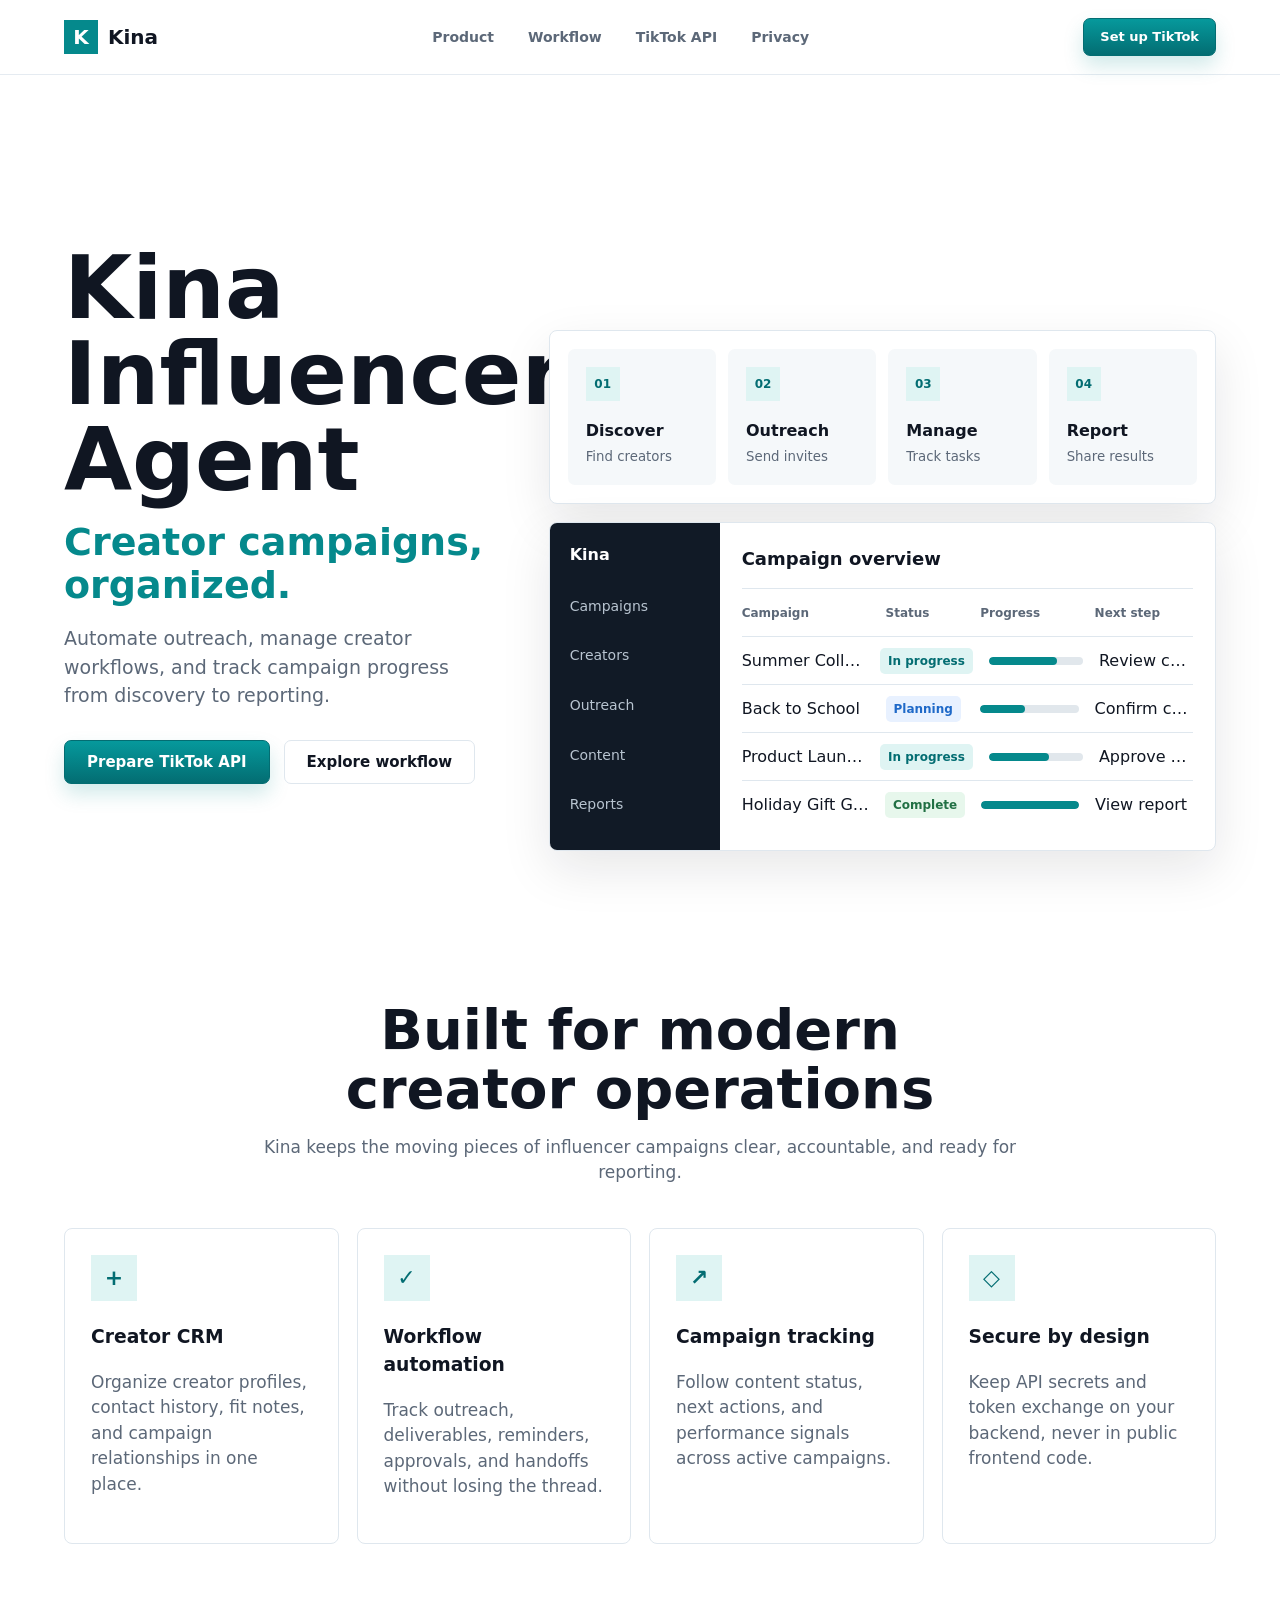
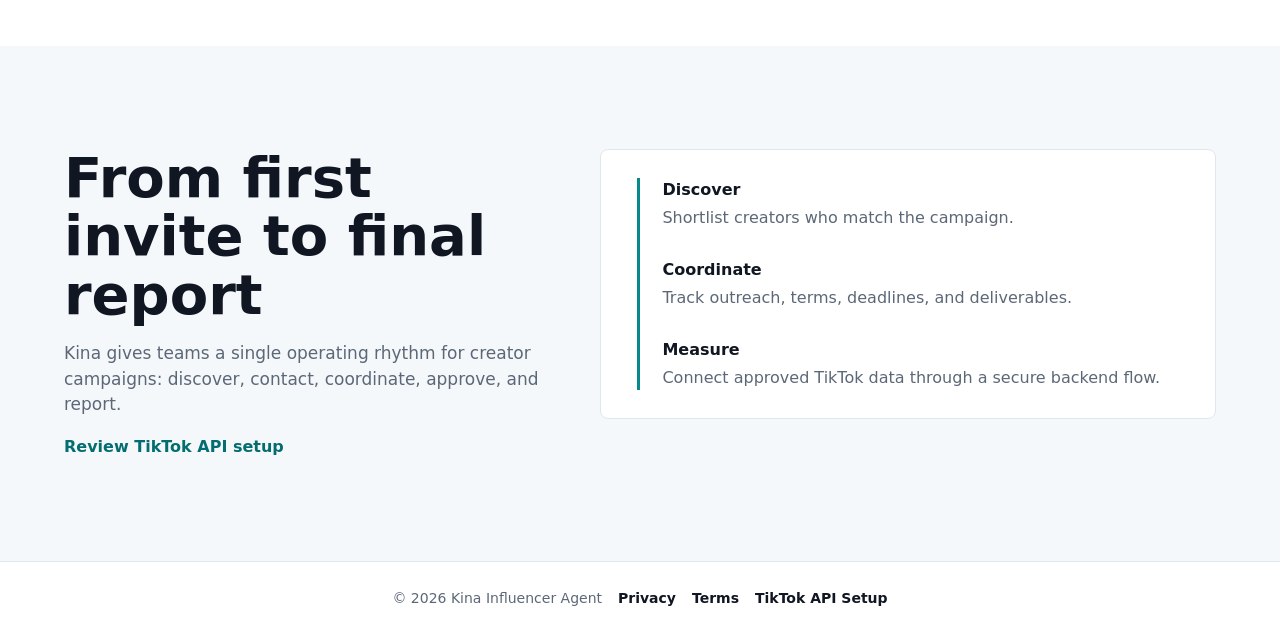
<file: index.html>
<!doctype html>
<html lang="en">
  <head>
    <meta charset="utf-8">
    <meta name="viewport" content="width=device-width, initial-scale=1">
    <title>Kina Influencer Agent</title>
    <meta name="description" content="Kina Influencer Agent organizes creator campaigns, outreach, deliverables, and TikTok integration readiness.">
    <link rel="stylesheet" href="assets/styles.css">
  </head>
  <body>
    <header class="site-header">
      <a class="brand" href="index.html" aria-label="Kina Influencer Agent home">
        <span class="brand-mark">K</span>
        <span>Kina</span>
      </a>
      <nav class="nav-links" aria-label="Main navigation">
        <a href="#product">Product</a>
        <a href="#workflow">Workflow</a>
        <a href="tiktok-api.html">TikTok API</a>
        <a href="privacy.html">Privacy</a>
      </nav>
      <a class="button button-small" href="tiktok-api.html">Set up TikTok</a>
    </header>

    <main>
      <section class="hero">
        <div class="hero-copy">
          <h1>Kina Influencer Agent</h1>
          <p class="hero-line">Creator campaigns, organized.</p>
          <p class="hero-text">Automate outreach, manage creator workflows, and track campaign progress from discovery to reporting.</p>
          <div class="hero-actions">
            <a class="button" href="tiktok-api.html">Prepare TikTok API</a>
            <a class="button button-secondary" href="#workflow">Explore workflow</a>
          </div>
        </div>
        <div class="product-preview" aria-label="Campaign workflow preview">
          <div class="flow-strip">
            <div class="flow-step"><span>01</span><strong>Discover</strong><small>Find creators</small></div>
            <div class="flow-step"><span>02</span><strong>Outreach</strong><small>Send invites</small></div>
            <div class="flow-step"><span>03</span><strong>Manage</strong><small>Track tasks</small></div>
            <div class="flow-step"><span>04</span><strong>Report</strong><small>Share results</small></div>
          </div>
          <div class="dashboard">
            <aside class="dashboard-nav">
              <strong>Kina</strong>
              <span>Campaigns</span>
              <span>Creators</span>
              <span>Outreach</span>
              <span>Content</span>
              <span>Reports</span>
            </aside>
            <div class="dashboard-table">
              <div class="table-title">Campaign overview</div>
              <div class="row head"><span>Campaign</span><span>Status</span><span>Progress</span><span>Next step</span></div>
              <div class="row"><span>Summer Collection</span><span class="status live">In progress</span><span><i style="--w:72%"></i></span><span>Review content</span></div>
              <div class="row"><span>Back to School</span><span class="status plan">Planning</span><span><i style="--w:46%"></i></span><span>Confirm creators</span></div>
              <div class="row"><span>Product Launch</span><span class="status live">In progress</span><span><i style="--w:64%"></i></span><span>Approve drafts</span></div>
              <div class="row"><span>Holiday Gift Guide</span><span class="status done">Complete</span><span><i style="--w:100%"></i></span><span>View report</span></div>
            </div>
          </div>
        </div>
      </section>

      <section class="section" id="product">
        <div class="section-heading">
          <h2>Built for modern creator operations</h2>
          <p>Kina keeps the moving pieces of influencer campaigns clear, accountable, and ready for reporting.</p>
        </div>
        <div class="feature-grid">
          <article>
            <span class="icon">+</span>
            <h3>Creator CRM</h3>
            <p>Organize creator profiles, contact history, fit notes, and campaign relationships in one place.</p>
          </article>
          <article>
            <span class="icon">✓</span>
            <h3>Workflow automation</h3>
            <p>Track outreach, deliverables, reminders, approvals, and handoffs without losing the thread.</p>
          </article>
          <article>
            <span class="icon">↗</span>
            <h3>Campaign tracking</h3>
            <p>Follow content status, next actions, and performance signals across active campaigns.</p>
          </article>
          <article>
            <span class="icon">◇</span>
            <h3>Secure by design</h3>
            <p>Keep API secrets and token exchange on your backend, never in public frontend code.</p>
          </article>
        </div>
      </section>

      <section class="section split-section" id="workflow">
        <div>
          <h2>From first invite to final report</h2>
          <p>Kina gives teams a single operating rhythm for creator campaigns: discover, contact, coordinate, approve, and report.</p>
          <a class="text-link" href="tiktok-api.html">Review TikTok API setup</a>
        </div>
        <ol class="timeline">
          <li><strong>Discover</strong><span>Shortlist creators who match the campaign.</span></li>
          <li><strong>Coordinate</strong><span>Track outreach, terms, deadlines, and deliverables.</span></li>
          <li><strong>Measure</strong><span>Connect approved TikTok data through a secure backend flow.</span></li>
        </ol>
      </section>
    </main>

    <footer class="site-footer">
      <span>© 2026 Kina Influencer Agent</span>
      <a href="privacy.html">Privacy</a>
      <a href="terms.html">Terms</a>
      <a href="tiktok-api.html">TikTok API Setup</a>
    </footer>
  </body>
</html>
</file>
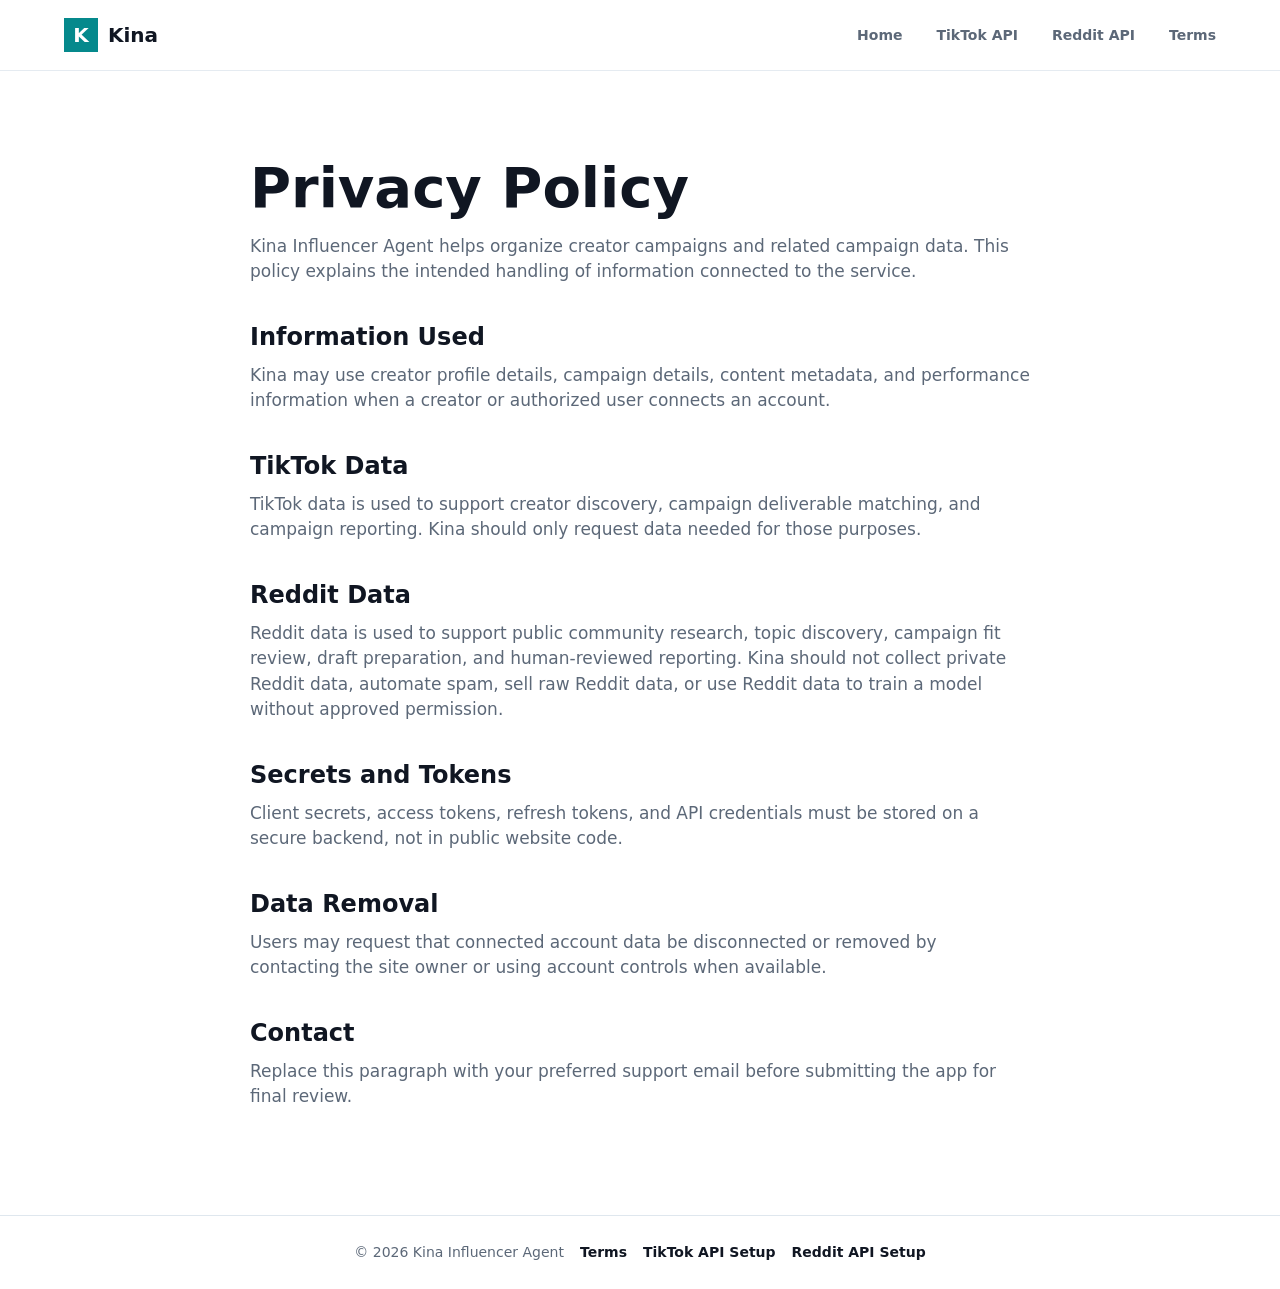
<file: privacy.html>
<!doctype html>
<html lang="en">
  <head>
    <meta charset="utf-8">
    <meta name="viewport" content="width=device-width, initial-scale=1">
    <title>Privacy | Kina Influencer Agent</title>
    <meta name="description" content="Privacy policy for Kina Influencer Agent.">
    <link rel="stylesheet" href="assets/styles.css">
  </head>
  <body>
    <header class="site-header">
      <a class="brand" href="index.html"><span class="brand-mark">K</span><span>Kina</span></a>
      <nav class="nav-links" aria-label="Main navigation">
        <a href="index.html">Home</a>
        <a href="tiktok-api.html">TikTok API</a>
        <a href="reddit-api.html">Reddit API</a>
        <a href="terms.html">Terms</a>
      </nav>
    </header>
    <main class="legal-page">
      <h1>Privacy Policy</h1>
      <p>Kina Influencer Agent helps organize creator campaigns and related campaign data. This policy explains the intended handling of information connected to the service.</p>
      <h2>Information Used</h2>
      <p>Kina may use creator profile details, campaign details, content metadata, and performance information when a creator or authorized user connects an account.</p>
      <h2>TikTok Data</h2>
      <p>TikTok data is used to support creator discovery, campaign deliverable matching, and campaign reporting. Kina should only request data needed for those purposes.</p>
      <h2>Reddit Data</h2>
      <p>Reddit data is used to support public community research, topic discovery, campaign fit review, draft preparation, and human-reviewed reporting. Kina should not collect private Reddit data, automate spam, sell raw Reddit data, or use Reddit data to train a model without approved permission.</p>
      <h2>Secrets and Tokens</h2>
      <p>Client secrets, access tokens, refresh tokens, and API credentials must be stored on a secure backend, not in public website code.</p>
      <h2>Data Removal</h2>
      <p>Users may request that connected account data be disconnected or removed by contacting the site owner or using account controls when available.</p>
      <h2>Contact</h2>
      <p>Replace this paragraph with your preferred support email before submitting the app for final review.</p>
    </main>
    <footer class="site-footer">
      <span>© 2026 Kina Influencer Agent</span>
      <a href="terms.html">Terms</a>
      <a href="tiktok-api.html">TikTok API Setup</a>
      <a href="reddit-api.html">Reddit API Setup</a>
    </footer>
  </body>
</html>
</file>
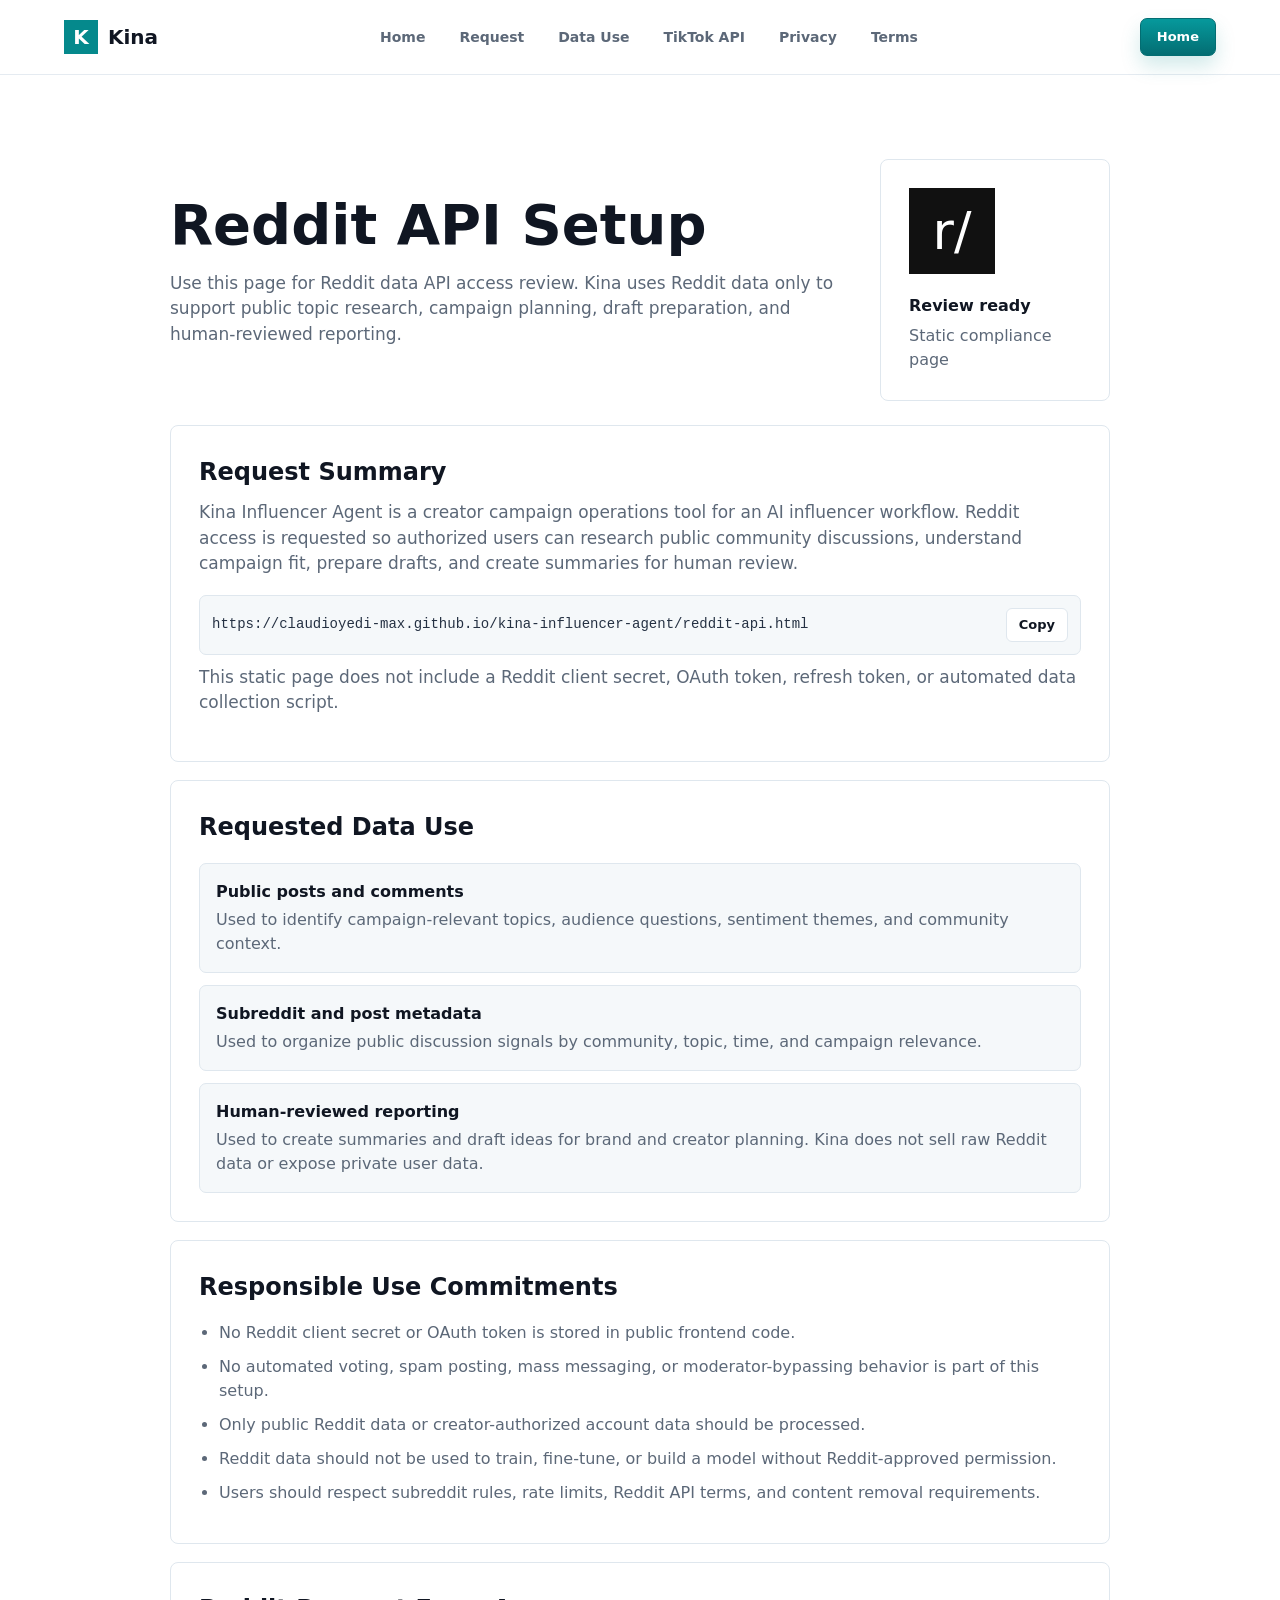
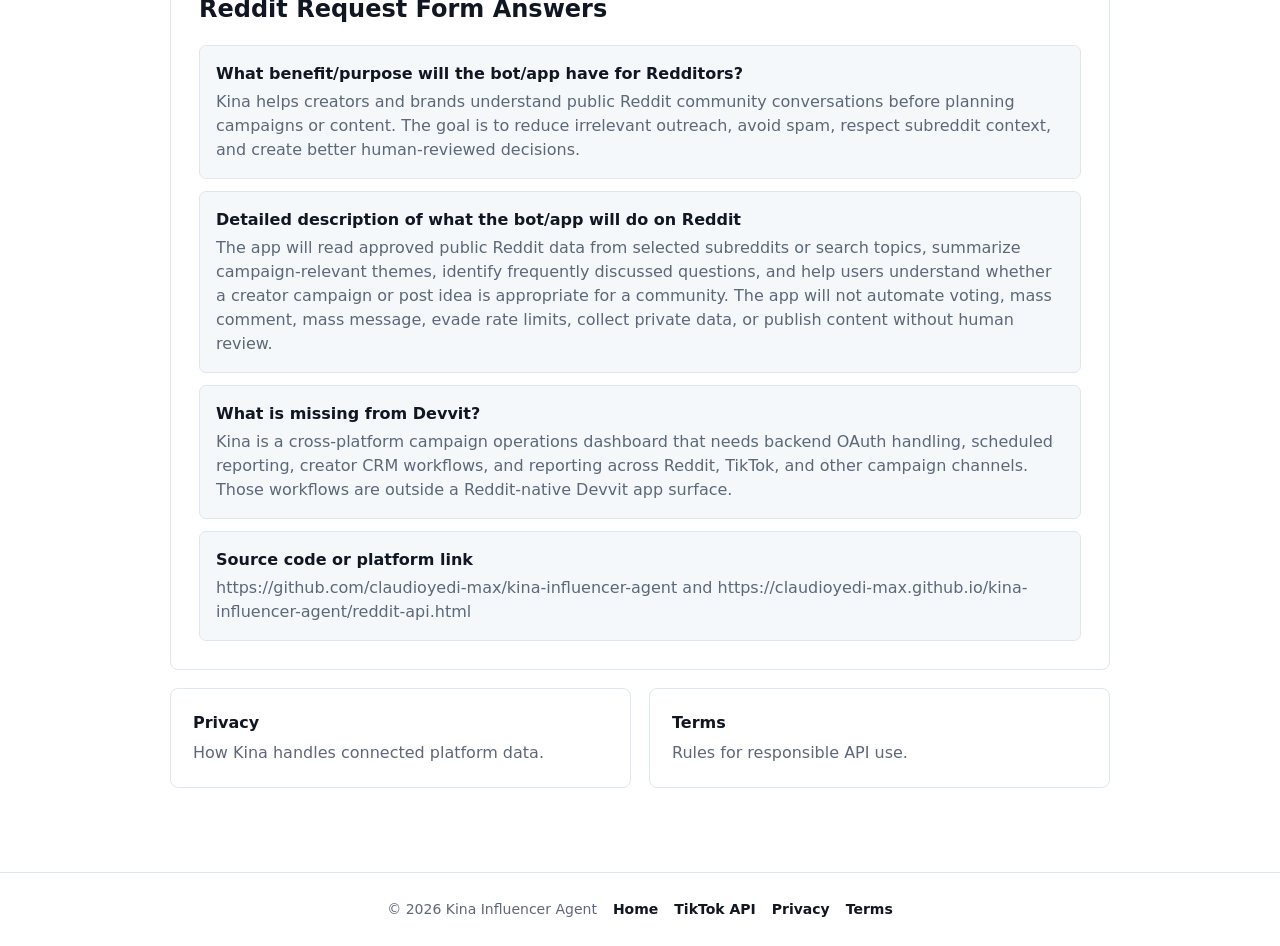
<file: reddit-api.html>
<!doctype html>
<html lang="en">
  <head>
    <meta charset="utf-8">
    <meta name="viewport" content="width=device-width, initial-scale=1">
    <title>Reddit API Setup | Kina Influencer Agent</title>
    <meta name="description" content="Reddit API access request support, data-use details, privacy, and platform safety commitments for Kina Influencer Agent.">
    <link rel="stylesheet" href="assets/styles.css">
  </head>
  <body>
    <header class="site-header">
      <a class="brand" href="index.html"><span class="brand-mark">K</span><span>Kina</span></a>
      <nav class="nav-links" aria-label="Main navigation">
        <a href="index.html">Home</a>
        <a href="#request">Request</a>
        <a href="#data-use">Data Use</a>
        <a href="tiktok-api.html">TikTok API</a>
        <a href="privacy.html">Privacy</a>
        <a href="terms.html">Terms</a>
      </nav>
      <a class="button button-small" href="index.html">Home</a>
    </header>

    <main class="doc-shell">
      <section class="doc-hero">
        <div>
          <h1>Reddit API Setup</h1>
          <p>Use this page for Reddit data API access review. Kina uses Reddit data only to support public topic research, campaign planning, draft preparation, and human-reviewed reporting.</p>
        </div>
        <div class="tiktok-card" aria-label="Reddit integration status">
          <div class="tiktok-logo">r/</div>
          <strong>Review ready</strong>
          <span>Static compliance page</span>
        </div>
      </section>

      <section class="doc-card" id="request">
        <h2>Request Summary</h2>
        <p>Kina Influencer Agent is a creator campaign operations tool for an AI influencer workflow. Reddit access is requested so authorized users can research public community discussions, understand campaign fit, prepare drafts, and create summaries for human review.</p>
        <div class="copy-row">
          <code id="reddit-page-url">https://claudioyedi-max.github.io/kina-influencer-agent/reddit-api.html</code>
          <button class="icon-button" type="button" data-copy-target="reddit-page-url" aria-label="Copy Reddit setup page URL">Copy</button>
        </div>
        <p class="note">This static page does not include a Reddit client secret, OAuth token, refresh token, or automated data collection script.</p>
      </section>

      <section class="doc-card" id="data-use">
        <h2>Requested Data Use</h2>
        <div class="scope-list">
          <article>
            <strong>Public posts and comments</strong>
            <span>Used to identify campaign-relevant topics, audience questions, sentiment themes, and community context.</span>
          </article>
          <article>
            <strong>Subreddit and post metadata</strong>
            <span>Used to organize public discussion signals by community, topic, time, and campaign relevance.</span>
          </article>
          <article>
            <strong>Human-reviewed reporting</strong>
            <span>Used to create summaries and draft ideas for brand and creator planning. Kina does not sell raw Reddit data or expose private user data.</span>
          </article>
        </div>
      </section>

      <section class="doc-card">
        <h2>Responsible Use Commitments</h2>
        <ul class="check-list">
          <li>No Reddit client secret or OAuth token is stored in public frontend code.</li>
          <li>No automated voting, spam posting, mass messaging, or moderator-bypassing behavior is part of this setup.</li>
          <li>Only public Reddit data or creator-authorized account data should be processed.</li>
          <li>Reddit data should not be used to train, fine-tune, or build a model without Reddit-approved permission.</li>
          <li>Users should respect subreddit rules, rate limits, Reddit API terms, and content removal requirements.</li>
        </ul>
      </section>

      <section class="doc-card">
        <h2>Reddit Request Form Answers</h2>
        <div class="scope-list">
          <article>
            <strong>What benefit/purpose will the bot/app have for Redditors?</strong>
            <span>Kina helps creators and brands understand public Reddit community conversations before planning campaigns or content. The goal is to reduce irrelevant outreach, avoid spam, respect subreddit context, and create better human-reviewed decisions.</span>
          </article>
          <article>
            <strong>Detailed description of what the bot/app will do on Reddit</strong>
            <span>The app will read approved public Reddit data from selected subreddits or search topics, summarize campaign-relevant themes, identify frequently discussed questions, and help users understand whether a creator campaign or post idea is appropriate for a community. The app will not automate voting, mass comment, mass message, evade rate limits, collect private data, or publish content without human review.</span>
          </article>
          <article>
            <strong>What is missing from Devvit?</strong>
            <span>Kina is a cross-platform campaign operations dashboard that needs backend OAuth handling, scheduled reporting, creator CRM workflows, and reporting across Reddit, TikTok, and other campaign channels. Those workflows are outside a Reddit-native Devvit app surface.</span>
          </article>
          <article>
            <strong>Source code or platform link</strong>
            <span>https://github.com/claudioyedi-max/kina-influencer-agent and https://claudioyedi-max.github.io/kina-influencer-agent/reddit-api.html</span>
          </article>
        </div>
      </section>

      <section class="doc-grid">
        <a class="doc-link" href="privacy.html"><strong>Privacy</strong><span>How Kina handles connected platform data.</span></a>
        <a class="doc-link" href="terms.html"><strong>Terms</strong><span>Rules for responsible API use.</span></a>
      </section>
    </main>

    <footer class="site-footer">
      <span>© 2026 Kina Influencer Agent</span>
      <a href="index.html">Home</a>
      <a href="tiktok-api.html">TikTok API</a>
      <a href="privacy.html">Privacy</a>
      <a href="terms.html">Terms</a>
    </footer>
    <script src="assets/script.js"></script>
  </body>
</html>
</file>
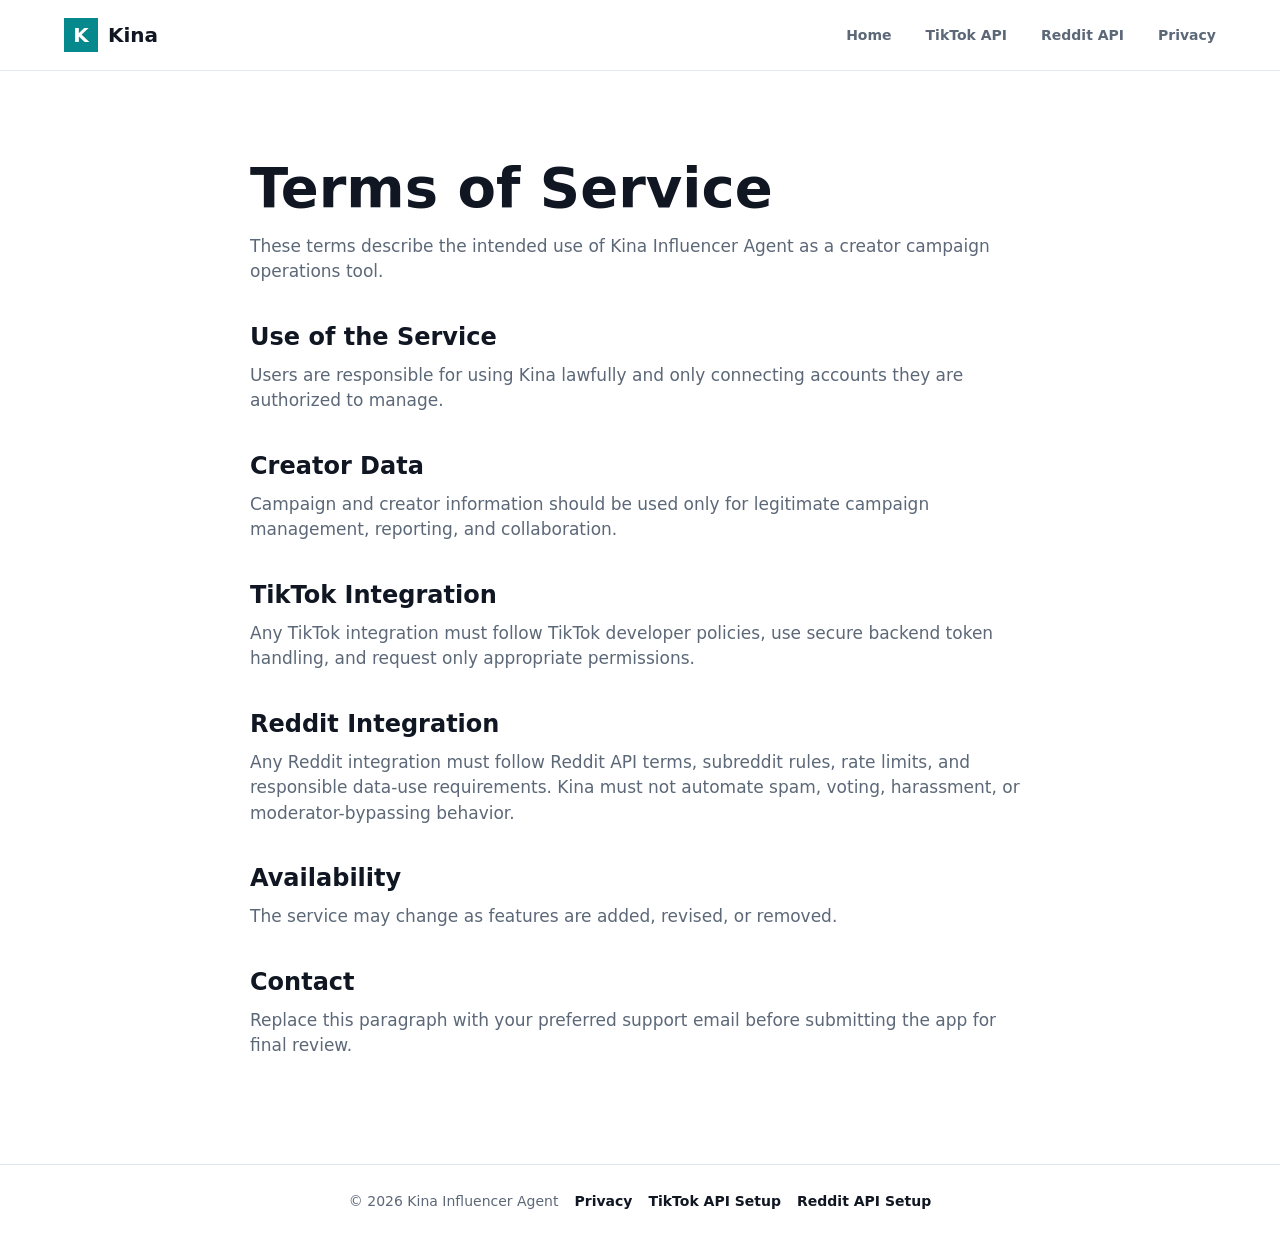
<file: terms.html>
<!doctype html>
<html lang="en">
  <head>
    <meta charset="utf-8">
    <meta name="viewport" content="width=device-width, initial-scale=1">
    <title>Terms | Kina Influencer Agent</title>
    <meta name="description" content="Terms of service for Kina Influencer Agent.">
    <link rel="stylesheet" href="assets/styles.css">
  </head>
  <body>
    <header class="site-header">
      <a class="brand" href="index.html"><span class="brand-mark">K</span><span>Kina</span></a>
      <nav class="nav-links" aria-label="Main navigation">
        <a href="index.html">Home</a>
        <a href="tiktok-api.html">TikTok API</a>
        <a href="reddit-api.html">Reddit API</a>
        <a href="privacy.html">Privacy</a>
      </nav>
    </header>
    <main class="legal-page">
      <h1>Terms of Service</h1>
      <p>These terms describe the intended use of Kina Influencer Agent as a creator campaign operations tool.</p>
      <h2>Use of the Service</h2>
      <p>Users are responsible for using Kina lawfully and only connecting accounts they are authorized to manage.</p>
      <h2>Creator Data</h2>
      <p>Campaign and creator information should be used only for legitimate campaign management, reporting, and collaboration.</p>
      <h2>TikTok Integration</h2>
      <p>Any TikTok integration must follow TikTok developer policies, use secure backend token handling, and request only appropriate permissions.</p>
      <h2>Reddit Integration</h2>
      <p>Any Reddit integration must follow Reddit API terms, subreddit rules, rate limits, and responsible data-use requirements. Kina must not automate spam, voting, harassment, or moderator-bypassing behavior.</p>
      <h2>Availability</h2>
      <p>The service may change as features are added, revised, or removed.</p>
      <h2>Contact</h2>
      <p>Replace this paragraph with your preferred support email before submitting the app for final review.</p>
    </main>
    <footer class="site-footer">
      <span>© 2026 Kina Influencer Agent</span>
      <a href="privacy.html">Privacy</a>
      <a href="tiktok-api.html">TikTok API Setup</a>
      <a href="reddit-api.html">Reddit API Setup</a>
    </footer>
  </body>
</html>
</file>
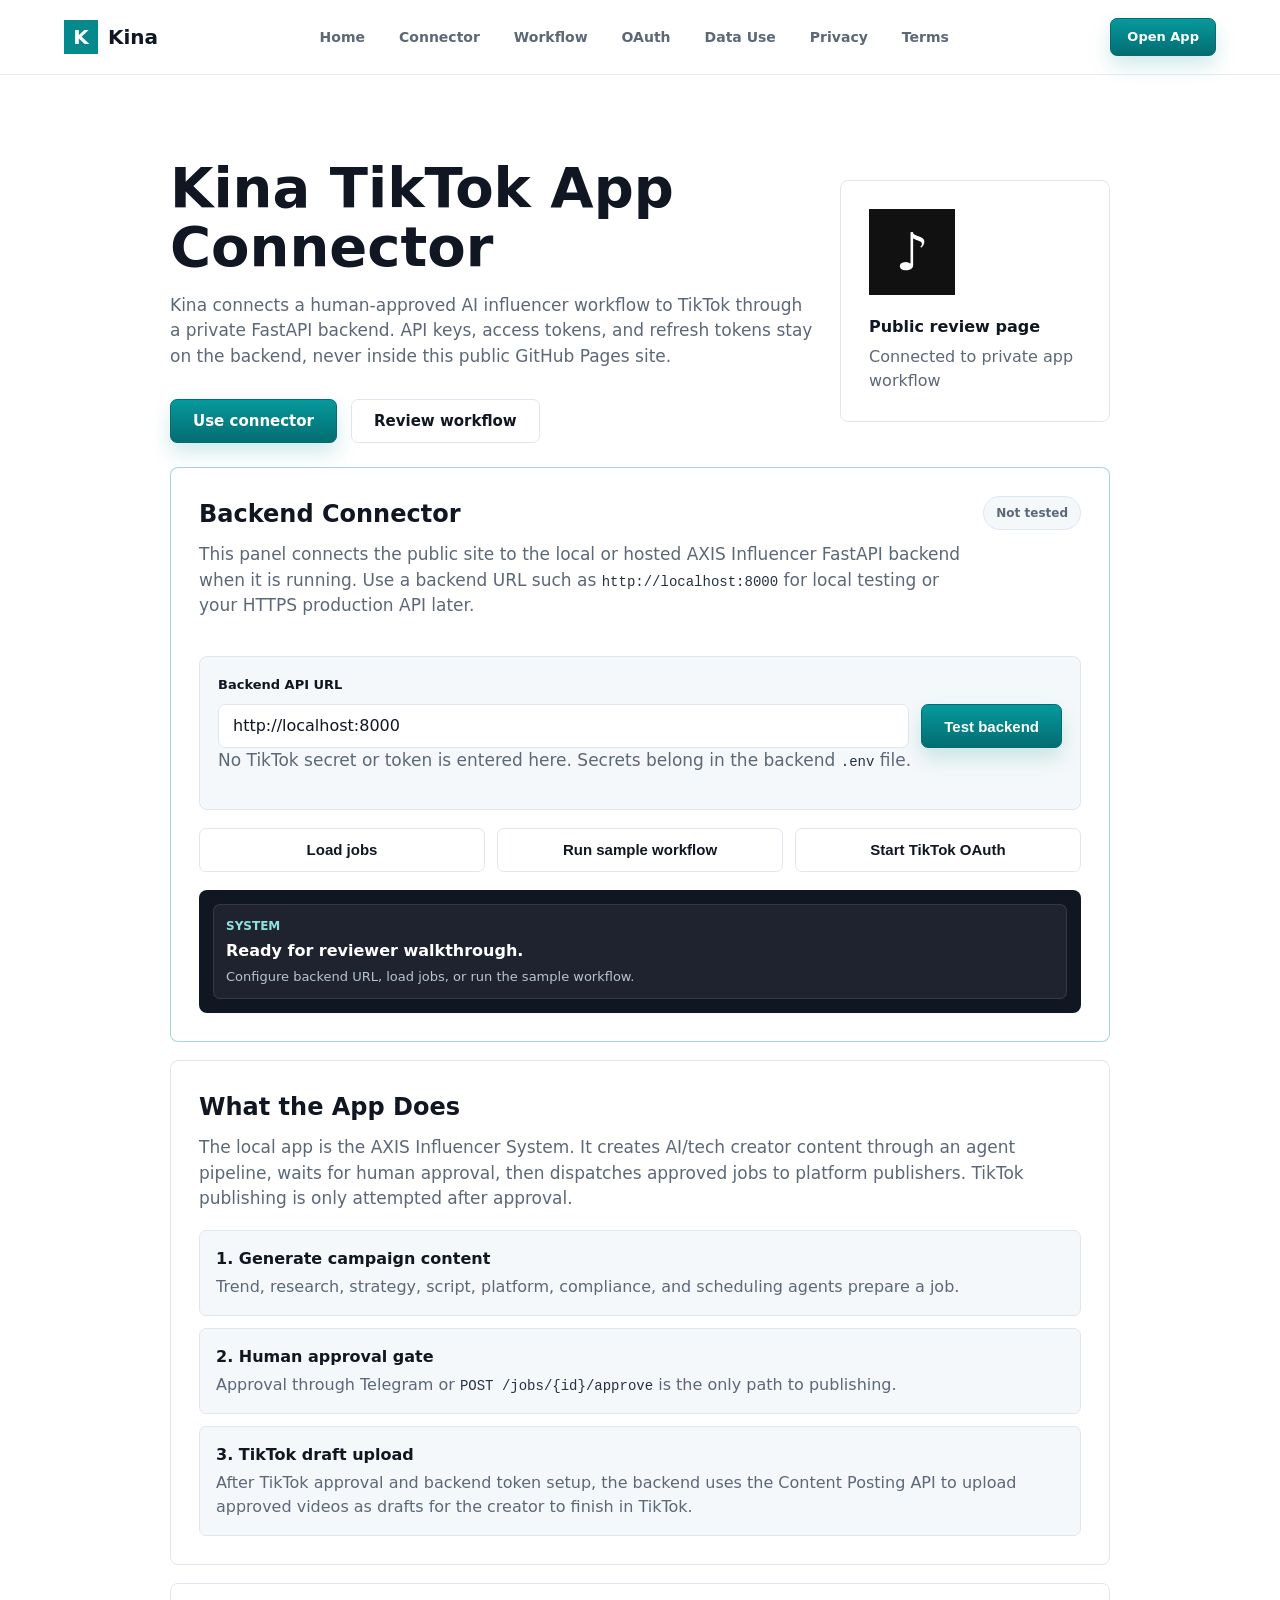
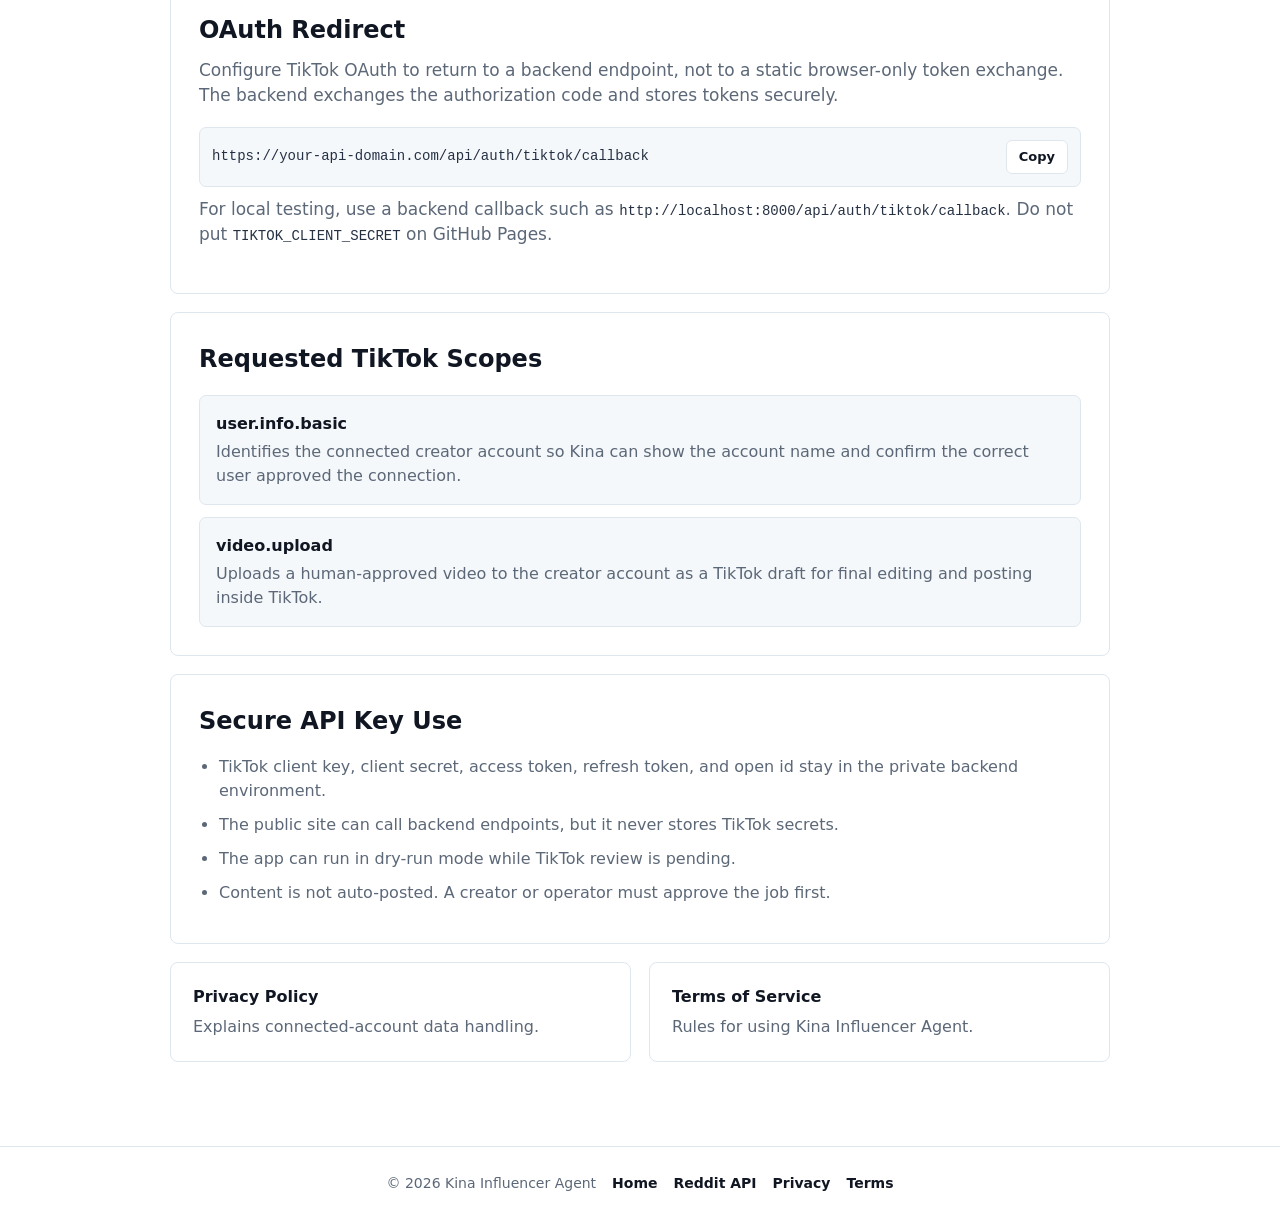
<file: tiktok-api.html>
<!doctype html>
<html lang="en">
  <head>
    <meta charset="utf-8">
    <meta name="viewport" content="width=device-width, initial-scale=1">
    <title>TikTok API App Connector | Kina Influencer Agent</title>
    <meta name="description" content="Working TikTok API connector page for Kina Influencer Agent, showing the app workflow, secure backend connection, OAuth guidance, scopes, privacy, and review demo.">
    <link rel="stylesheet" href="assets/styles.css">
    <link rel="stylesheet" href="assets/tiktok-connector.css">
  </head>
  <body>
    <header class="site-header">
      <a class="brand" href="index.html"><span class="brand-mark">K</span><span>Kina</span></a>
      <nav class="nav-links" aria-label="Main navigation">
        <a href="index.html">Home</a>
        <a href="#connector">Connector</a>
        <a href="#workflow">Workflow</a>
        <a href="#oauth">OAuth</a>
        <a href="#data-use">Data Use</a>
        <a href="privacy.html">Privacy</a>
        <a href="terms.html">Terms</a>
      </nav>
      <a class="button button-small" href="#connector">Open App</a>
    </header>

    <main class="doc-shell">
      <section class="doc-hero app-hero">
        <div>
          <h1>Kina TikTok App Connector</h1>
          <p>Kina connects a human-approved AI influencer workflow to TikTok through a private FastAPI backend. API keys, access tokens, and refresh tokens stay on the backend, never inside this public GitHub Pages site.</p>
          <div class="hero-actions">
            <a class="button" href="#connector">Use connector</a>
            <a class="button button-secondary" href="#workflow">Review workflow</a>
          </div>
        </div>
        <div class="tiktok-card" aria-label="TikTok connector status">
          <div class="tiktok-logo">♪</div>
          <strong>Public review page</strong>
          <span>Connected to private app workflow</span>
        </div>
      </section>

      <section class="doc-card connector-panel" id="connector">
        <div class="panel-heading">
          <div>
            <h2>Backend Connector</h2>
            <p>This panel connects the public site to the local or hosted AXIS Influencer FastAPI backend when it is running. Use a backend URL such as <code>http://localhost:8000</code> for local testing or your HTTPS production API later.</p>
          </div>
          <span class="status-chip" id="connector-status">Not tested</span>
        </div>

        <form class="connector-form" id="backend-form">
          <label for="backend-url">Backend API URL</label>
          <div class="input-row">
            <input id="backend-url" name="backend-url" type="url" value="http://localhost:8000" placeholder="https://api.your-domain.com">
            <button class="button" type="submit">Test backend</button>
          </div>
          <p class="note">No TikTok secret or token is entered here. Secrets belong in the backend <code>.env</code> file.</p>
        </form>

        <div class="action-grid">
          <button class="button button-secondary" type="button" data-app-action="list-jobs">Load jobs</button>
          <button class="button button-secondary" type="button" data-app-action="run-demo">Run sample workflow</button>
          <button class="button button-secondary" type="button" data-app-action="connect-tiktok">Start TikTok OAuth</button>
        </div>

        <div class="review-console" id="review-console" aria-live="polite">
          <div class="console-row">
            <span>System</span>
            <strong>Ready for reviewer walkthrough.</strong>
            <small>Configure backend URL, load jobs, or run the sample workflow.</small>
          </div>
        </div>
      </section>

      <section class="doc-card" id="workflow">
        <h2>What the App Does</h2>
        <p>The local app is the AXIS Influencer System. It creates AI/tech creator content through an agent pipeline, waits for human approval, then dispatches approved jobs to platform publishers. TikTok publishing is only attempted after approval.</p>
        <div class="scope-list">
          <article>
            <strong>1. Generate campaign content</strong>
            <span>Trend, research, strategy, script, platform, compliance, and scheduling agents prepare a job.</span>
          </article>
          <article>
            <strong>2. Human approval gate</strong>
            <span>Approval through Telegram or <code>POST /jobs/{id}/approve</code> is the only path to publishing.</span>
          </article>
          <article>
            <strong>3. TikTok draft upload</strong>
            <span>After TikTok approval and backend token setup, the backend uses the Content Posting API to upload approved videos as drafts for the creator to finish in TikTok.</span>
          </article>
        </div>
      </section>

      <section class="doc-card" id="oauth">
        <h2>OAuth Redirect</h2>
        <p>Configure TikTok OAuth to return to a backend endpoint, not to a static browser-only token exchange. The backend exchanges the authorization code and stores tokens securely.</p>
        <div class="copy-row">
          <code id="redirect-uri">https://your-api-domain.com/api/auth/tiktok/callback</code>
          <button class="icon-button" type="button" data-copy-target="redirect-uri" aria-label="Copy OAuth redirect URI">Copy</button>
        </div>
        <p class="note">For local testing, use a backend callback such as <code>http://localhost:8000/api/auth/tiktok/callback</code>. Do not put <code>TIKTOK_CLIENT_SECRET</code> on GitHub Pages.</p>
      </section>

      <section class="doc-card" id="data-use">
        <h2>Requested TikTok Scopes</h2>
        <div class="scope-list">
          <article>
            <strong>user.info.basic</strong>
            <span>Identifies the connected creator account so Kina can show the account name and confirm the correct user approved the connection.</span>
          </article>
          <article>
            <strong>video.upload</strong>
            <span>Uploads a human-approved video to the creator account as a TikTok draft for final editing and posting inside TikTok.</span>
          </article>
        </div>
      </section>

      <section class="doc-card">
        <h2>Secure API Key Use</h2>
        <ul class="check-list">
          <li>TikTok client key, client secret, access token, refresh token, and open id stay in the private backend environment.</li>
          <li>The public site can call backend endpoints, but it never stores TikTok secrets.</li>
          <li>The app can run in dry-run mode while TikTok review is pending.</li>
          <li>Content is not auto-posted. A creator or operator must approve the job first.</li>
        </ul>
      </section>

      <section class="doc-grid">
        <a class="doc-link" href="privacy.html"><strong>Privacy Policy</strong><span>Explains connected-account data handling.</span></a>
        <a class="doc-link" href="terms.html"><strong>Terms of Service</strong><span>Rules for using Kina Influencer Agent.</span></a>
      </section>
    </main>

    <footer class="site-footer">
      <span>© 2026 Kina Influencer Agent</span>
      <a href="index.html">Home</a>
      <a href="reddit-api.html">Reddit API</a>
      <a href="privacy.html">Privacy</a>
      <a href="terms.html">Terms</a>
    </footer>
    <script src="assets/script.js"></script>
  </body>
</html>
</file>
<file: assets/styles.css>
:root {
  color-scheme: light;
  --bg: #ffffff;
  --ink: #101622;
  --muted: #5c6878;
  --soft: #f5f8fa;
  --line: #dfe7ee;
  --teal: #05898c;
  --teal-dark: #036d72;
  --teal-soft: #dff4f3;
  --coral: #f06b5f;
  --shadow: 0 18px 50px rgba(16, 22, 34, 0.1);
}

* {
  box-sizing: border-box;
}

html {
  scroll-behavior: smooth;
}

body {
  margin: 0;
  background: var(--bg);
  color: var(--ink);
  font-family: Inter, ui-sans-serif, system-ui, -apple-system, BlinkMacSystemFont, "Segoe UI", sans-serif;
  line-height: 1.5;
}

a {
  color: inherit;
  text-decoration: none;
}

.site-header {
  align-items: center;
  background: rgba(255, 255, 255, 0.92);
  border-bottom: 1px solid rgba(223, 231, 238, 0.8);
  display: flex;
  gap: 24px;
  justify-content: space-between;
  padding: 18px clamp(20px, 5vw, 72px);
  position: sticky;
  top: 0;
  z-index: 10;
}

.brand {
  align-items: center;
  display: inline-flex;
  font-size: 20px;
  font-weight: 800;
  gap: 10px;
}

.brand-mark {
  align-items: center;
  background: var(--teal);
  color: #fff;
  display: inline-flex;
  font-weight: 900;
  height: 34px;
  justify-content: center;
  width: 34px;
}

.nav-links {
  align-items: center;
  display: flex;
  gap: clamp(14px, 3vw, 34px);
  font-size: 14px;
  font-weight: 650;
}

.nav-links a {
  color: var(--muted);
}

.nav-links a:hover {
  color: var(--ink);
}

.button {
  align-items: center;
  background: linear-gradient(180deg, #06999c, var(--teal-dark));
  border: 1px solid var(--teal-dark);
  border-radius: 7px;
  box-shadow: 0 10px 20px rgba(5, 137, 140, 0.18);
  color: #fff;
  display: inline-flex;
  font-size: 15px;
  font-weight: 800;
  justify-content: center;
  min-height: 44px;
  padding: 0 22px;
}

.button-secondary {
  background: #fff;
  border-color: var(--line);
  box-shadow: none;
  color: var(--ink);
}

.button-small {
  font-size: 13px;
  min-height: 38px;
  padding: 0 16px;
}

.hero {
  display: grid;
  gap: clamp(28px, 5vw, 58px);
  grid-template-columns: minmax(0, 0.78fr) minmax(360px, 1.22fr);
  min-height: calc(100vh - 76px);
  padding: clamp(56px, 8vw, 104px) clamp(20px, 5vw, 72px) 48px;
}

.hero-copy {
  align-self: center;
  max-width: 560px;
}

h1,
h2,
h3,
p {
  margin-top: 0;
}

h1 {
  font-size: clamp(48px, 7vw, 88px);
  letter-spacing: 0;
  line-height: 0.98;
  margin-bottom: 18px;
}

.hero-line {
  color: var(--teal);
  font-size: clamp(26px, 4vw, 38px);
  font-weight: 850;
  line-height: 1.12;
  margin-bottom: 18px;
}

.hero-text {
  color: var(--muted);
  font-size: 19px;
  max-width: 500px;
}

.hero-actions {
  display: flex;
  flex-wrap: wrap;
  gap: 14px;
  margin-top: 30px;
}

.product-preview {
  align-self: end;
  display: grid;
  gap: 18px;
}

.flow-strip,
.dashboard,
.doc-card,
.tiktok-card,
.doc-link,
.feature-grid article {
  background: #fff;
  border: 1px solid var(--line);
  border-radius: 8px;
  box-shadow: var(--shadow);
}

.flow-strip {
  display: grid;
  gap: 12px;
  grid-template-columns: repeat(4, 1fr);
  padding: 18px;
}

.flow-step {
  background: var(--soft);
  border-radius: 7px;
  min-height: 126px;
  padding: 18px;
}

.flow-step span {
  align-items: center;
  background: var(--teal-soft);
  color: var(--teal-dark);
  display: inline-flex;
  font-size: 12px;
  font-weight: 900;
  height: 34px;
  justify-content: center;
  margin-bottom: 18px;
  width: 34px;
}

.flow-step strong,
.flow-step small {
  display: block;
}

.flow-step small {
  color: var(--muted);
  margin-top: 4px;
}

.dashboard {
  display: grid;
  grid-template-columns: 170px 1fr;
  min-height: 315px;
  overflow: hidden;
}

.dashboard-nav {
  background: #111a26;
  color: #fff;
  display: grid;
  gap: 14px;
  padding: 20px;
}

.dashboard-nav span {
  color: #b8c4d0;
  font-size: 14px;
}

.dashboard-table {
  min-width: 0;
  padding: 22px;
}

.table-title {
  font-size: 18px;
  font-weight: 850;
  margin-bottom: 16px;
}

.row {
  align-items: center;
  border-top: 1px solid var(--line);
  display: grid;
  gap: 16px;
  grid-template-columns: 1.3fr 0.8fr 1fr 1fr;
  min-height: 48px;
  white-space: nowrap;
}

.row.head {
  color: var(--muted);
  font-size: 12px;
  font-weight: 800;
}

.row span {
  overflow: hidden;
  text-overflow: ellipsis;
}

.status {
  border-radius: 5px;
  display: inline-flex;
  font-size: 12px;
  font-weight: 800;
  justify-content: center;
  padding: 4px 8px;
  width: max-content;
}

.status.live {
  background: var(--teal-soft);
  color: var(--teal-dark);
}

.status.plan {
  background: #e8f1ff;
  color: #1f69c8;
}

.status.done {
  background: #e7f7ec;
  color: #217044;
}

.row i {
  background: #e1e7ec;
  border-radius: 99px;
  display: block;
  height: 8px;
  overflow: hidden;
  position: relative;
}

.row i::after {
  background: var(--teal);
  border-radius: inherit;
  content: "";
  display: block;
  height: 100%;
  width: var(--w);
}

.section {
  padding: clamp(64px, 8vw, 104px) clamp(20px, 5vw, 72px);
}

.section-heading {
  margin: 0 auto 42px;
  max-width: 760px;
  text-align: center;
}

.section h2,
.doc-hero h1,
.legal-page h1 {
  font-size: clamp(34px, 5vw, 56px);
  line-height: 1.05;
  margin-bottom: 16px;
}

.section p,
.doc-hero p,
.doc-card p,
.legal-page p {
  color: var(--muted);
  font-size: 17px;
}

.feature-grid {
  display: grid;
  gap: 18px;
  grid-template-columns: repeat(4, 1fr);
}

.feature-grid article {
  box-shadow: none;
  padding: 26px;
}

.icon {
  align-items: center;
  background: var(--teal-soft);
  color: var(--teal-dark);
  display: inline-flex;
  font-size: 22px;
  font-weight: 900;
  height: 46px;
  justify-content: center;
  margin-bottom: 22px;
  width: 46px;
}

.split-section {
  align-items: start;
  background: var(--soft);
  display: grid;
  gap: 44px;
  grid-template-columns: 0.8fr 1fr;
}

.text-link {
  color: var(--teal-dark);
  font-weight: 850;
}

.timeline {
  background: #fff;
  border: 1px solid var(--line);
  border-radius: 8px;
  list-style: none;
  margin: 0;
  padding: 28px;
}

.timeline li {
  border-left: 3px solid var(--teal);
  display: grid;
  gap: 4px;
  margin-left: 8px;
  padding: 0 0 28px 22px;
}

.timeline li:last-child {
  padding-bottom: 0;
}

.timeline span {
  color: var(--muted);
}

.doc-shell {
  margin: 0 auto;
  max-width: 980px;
  padding: clamp(42px, 7vw, 84px) 20px;
}

.doc-hero {
  align-items: center;
  display: grid;
  gap: 24px;
  grid-template-columns: 1fr 230px;
  margin-bottom: 24px;
}

.tiktok-card {
  box-shadow: none;
  min-height: 190px;
  padding: 28px;
}

.tiktok-logo {
  align-items: center;
  background: #111;
  color: #fff;
  display: flex;
  font-size: 52px;
  height: 86px;
  justify-content: center;
  margin-bottom: 20px;
  width: 86px;
}

.tiktok-card span {
  color: var(--muted);
  display: block;
  margin-top: 6px;
}

.doc-card {
  box-shadow: none;
  margin-top: 18px;
  padding: 28px;
}

.doc-card h2 {
  font-size: 24px;
  margin-bottom: 10px;
}

.copy-row {
  align-items: center;
  background: var(--soft);
  border: 1px solid var(--line);
  border-radius: 7px;
  display: flex;
  gap: 12px;
  justify-content: space-between;
  margin: 18px 0 10px;
  padding: 12px;
}

code {
  color: #253143;
  font-family: "SFMono-Regular", Consolas, "Liberation Mono", monospace;
  font-size: 14px;
  overflow-wrap: anywhere;
}

.icon-button {
  background: #fff;
  border: 1px solid var(--line);
  border-radius: 6px;
  color: var(--ink);
  cursor: pointer;
  font: inherit;
  font-size: 13px;
  font-weight: 800;
  min-height: 34px;
  padding: 0 12px;
}

.note {
  color: var(--muted);
  font-size: 14px;
}

.scope-list {
  display: grid;
  gap: 12px;
  margin-top: 18px;
}

.scope-list article {
  background: var(--soft);
  border: 1px solid var(--line);
  border-radius: 7px;
  padding: 16px;
}

.scope-list span {
  color: var(--muted);
  display: block;
  margin-top: 4px;
}

.check-list {
  color: var(--muted);
  margin-bottom: 0;
  padding-left: 20px;
}

.check-list li {
  margin: 10px 0;
}

.doc-grid {
  display: grid;
  gap: 18px;
  grid-template-columns: 1fr 1fr;
  margin-top: 18px;
}

.doc-link {
  box-shadow: none;
  padding: 22px;
}

.doc-link span {
  color: var(--muted);
  display: block;
  margin-top: 6px;
}

.legal-page {
  margin: 0 auto;
  max-width: 820px;
  padding: clamp(48px, 7vw, 88px) 20px;
}

.legal-page h2 {
  font-size: 24px;
  margin-bottom: 8px;
  margin-top: 34px;
}

.site-footer {
  align-items: center;
  border-top: 1px solid var(--line);
  color: var(--muted);
  display: flex;
  flex-wrap: wrap;
  font-size: 14px;
  gap: 16px;
  justify-content: center;
  padding: 26px 20px;
}

.site-footer a {
  color: var(--ink);
  font-weight: 700;
}

@media (max-width: 980px) {
  .hero,
  .split-section,
  .doc-hero {
    grid-template-columns: 1fr;
  }

  .hero {
    min-height: auto;
  }

  .feature-grid,
  .flow-strip {
    grid-template-columns: repeat(2, 1fr);
  }

  .dashboard {
    grid-template-columns: 1fr;
  }

  .dashboard-nav {
    grid-template-columns: repeat(3, 1fr);
  }
}

@media (max-width: 720px) {
  .site-header {
    align-items: flex-start;
    flex-direction: column;
  }

  .nav-links {
    flex-wrap: wrap;
  }

  .feature-grid,
  .flow-strip,
  .doc-grid {
    grid-template-columns: 1fr;
  }

  .dashboard-table {
    overflow-x: auto;
  }

  .row {
    min-width: 690px;
  }

  .copy-row {
    align-items: stretch;
    flex-direction: column;
  }
}
</file>
<file: assets/tiktok-connector.css>
.app-hero {
  grid-template-columns: 1fr 270px;
}

.connector-panel {
  border-color: rgba(5, 137, 140, 0.35);
}

.panel-heading {
  align-items: flex-start;
  display: flex;
  gap: 20px;
  justify-content: space-between;
}

.status-chip {
  background: var(--soft);
  border: 1px solid var(--line);
  border-radius: 999px;
  color: var(--muted);
  flex: 0 0 auto;
  font-size: 12px;
  font-weight: 850;
  padding: 7px 12px;
}

.status-chip[data-state="ok"] {
  background: #e7f7ec;
  border-color: #b8e3c7;
  color: #217044;
}

.status-chip[data-state="warn"] {
  background: #fff4df;
  border-color: #f5d496;
  color: #8a5a00;
}

.status-chip[data-state="pending"] {
  background: #e8f1ff;
  border-color: #b9d4fa;
  color: #1f69c8;
}

.connector-form {
  background: var(--soft);
  border: 1px solid var(--line);
  border-radius: 8px;
  margin-top: 20px;
  padding: 18px;
}

.connector-form label {
  display: block;
  font-size: 13px;
  font-weight: 850;
  margin-bottom: 10px;
}

.input-row {
  display: grid;
  gap: 12px;
  grid-template-columns: 1fr auto;
}

.input-row input {
  border: 1px solid var(--line);
  border-radius: 7px;
  color: var(--ink);
  font: inherit;
  min-height: 44px;
  min-width: 0;
  padding: 0 14px;
}

.action-grid {
  display: grid;
  gap: 12px;
  grid-template-columns: repeat(3, 1fr);
  margin-top: 18px;
}

.review-console {
  background: #101622;
  border-radius: 8px;
  color: #eef7f8;
  display: grid;
  gap: 10px;
  margin-top: 18px;
  max-height: 360px;
  overflow: auto;
  padding: 14px;
}

.console-row {
  background: rgba(255, 255, 255, 0.06);
  border: 1px solid rgba(255, 255, 255, 0.1);
  border-radius: 7px;
  display: grid;
  gap: 4px;
  padding: 12px;
}

.console-row span {
  color: #8ee3df;
  font-size: 12px;
  font-weight: 850;
  text-transform: uppercase;
}

.console-row strong {
  color: #fff;
}

.console-row small {
  color: #b8c4d0;
  font-size: 13px;
}

@media (max-width: 980px) {
  .app-hero {
    grid-template-columns: 1fr;
  }
}

@media (max-width: 720px) {
  .panel-heading {
    display: grid;
  }

  .input-row,
  .action-grid {
    grid-template-columns: 1fr;
  }
}
</file>
